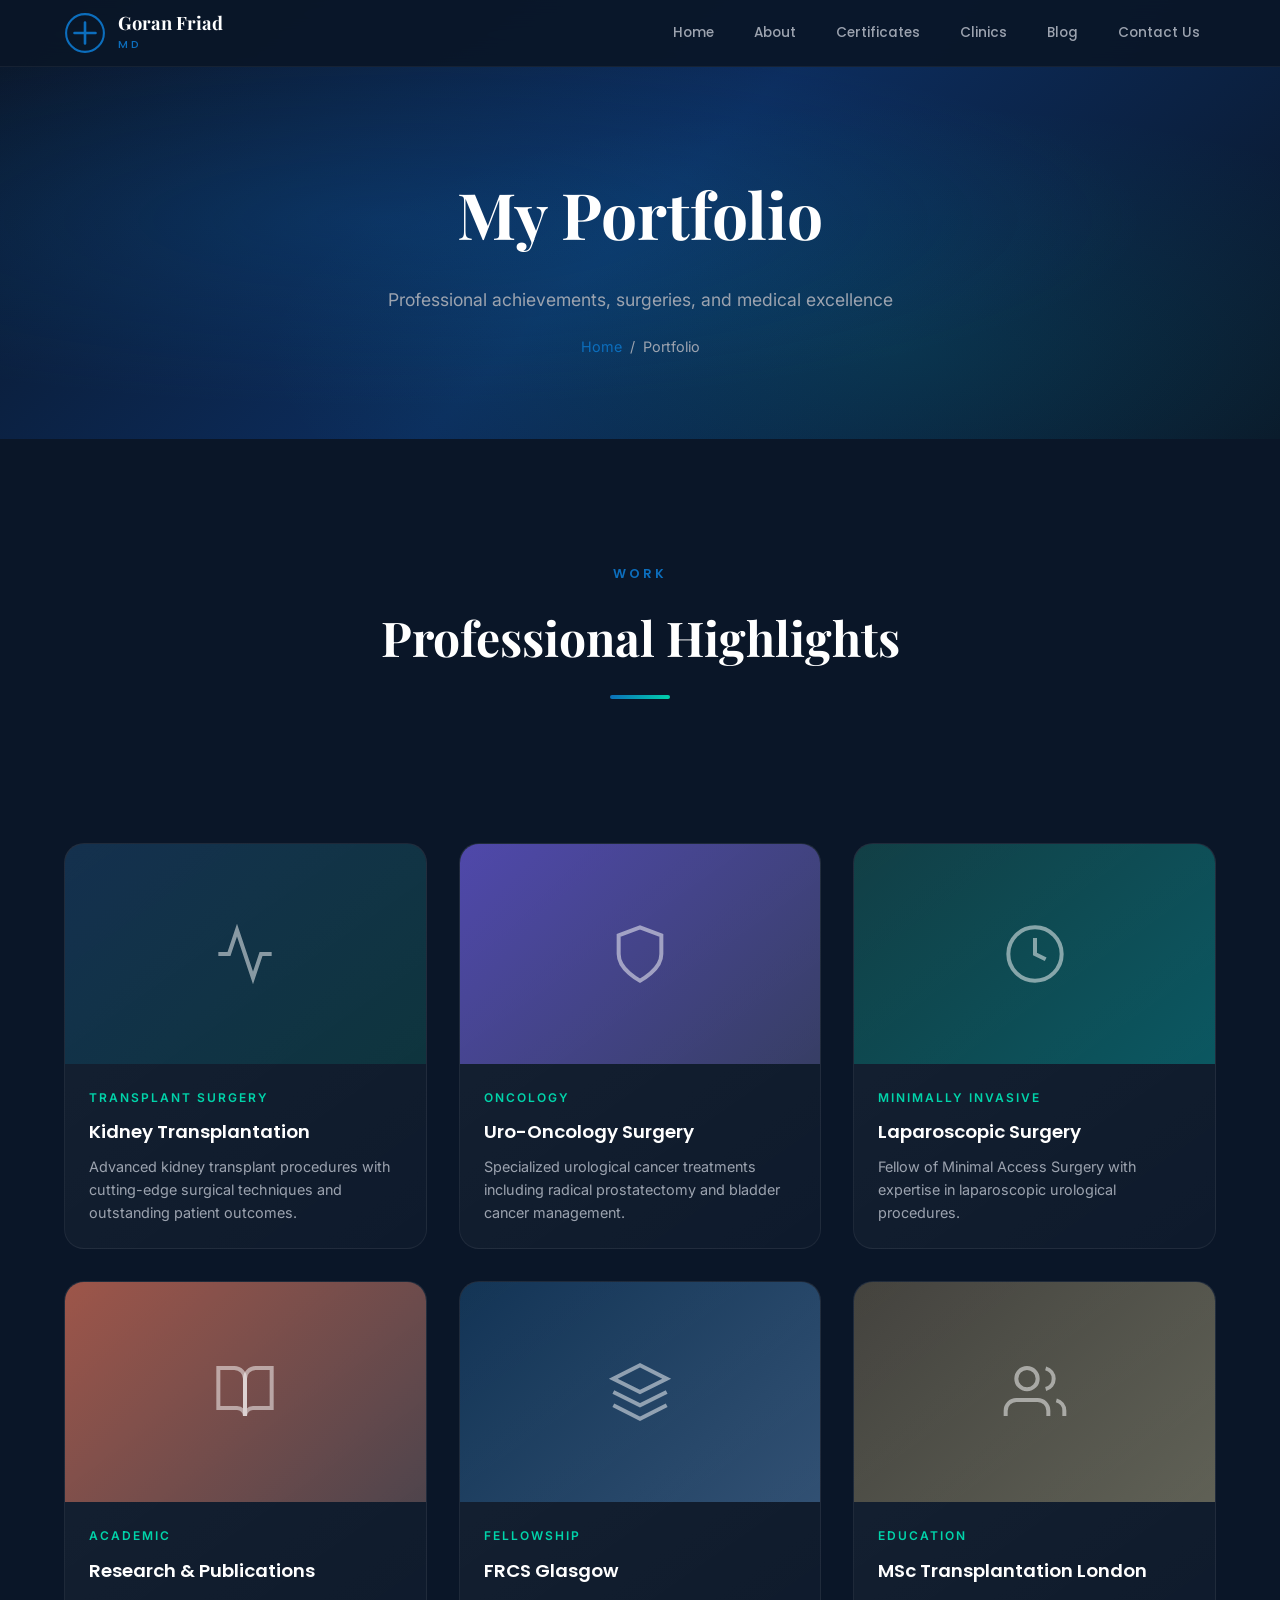
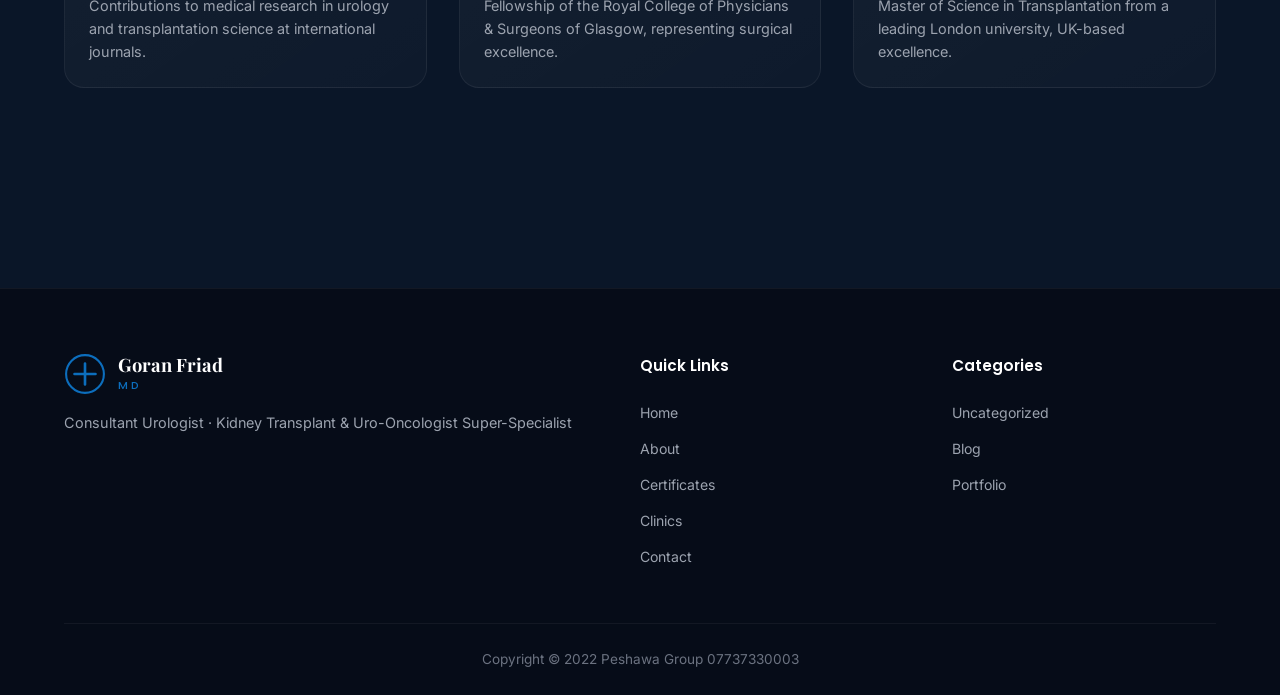
<file: portfolio.html>
<!doctype html>
<html lang="en">
  <head>
    <meta charset="UTF-8" />
    <meta name="viewport" content="width=device-width, initial-scale=1.0" />
    <meta
      name="description"
      content="Portfolio - Goran Friad MD. FRCS Consultant Urologist"
    />
    <title>Portfolio - Goran Friad MD</title>
    <link rel="preconnect" href="https://fonts.googleapis.com" />
    <link rel="preconnect" href="https://fonts.gstatic.com" crossorigin />
    <link
      href="https://fonts.googleapis.com/css2?family=Playfair+Display:ital,wght@0,400;0,700;0,900;1,400&family=Inter:wght@300;400;500;600;700&family=Poppins:wght@300;400;500;600;700&display=swap"
      rel="stylesheet"
    />
    <link rel="stylesheet" href="styles.css" />
    <script src="protect.js" defer></script>
    <style>
      .page-hero {
        padding: 160px 0 80px;
        text-align: center;
        position: relative;
        overflow: hidden;
        background: var(--gradient-hero);
      }

      .page-hero::before {
        content: "";
        position: absolute;
        inset: 0;
        background:
          radial-gradient(
            ellipse at 30% 50%,
            rgba(12, 110, 189, 0.2) 0%,
            transparent 60%
          ),
          radial-gradient(
            ellipse at 70% 80%,
            rgba(0, 212, 170, 0.1) 0%,
            transparent 50%
          );
      }

      .page-hero h1 {
        font-family: var(--font-display);
        font-size: clamp(2.5rem, 5vw, 4rem);
        font-weight: 700;
        color: var(--white);
        margin-bottom: 16px;
        position: relative;
      }

      .page-hero p {
        font-size: 1.1rem;
        color: var(--gray-400);
        position: relative;
      }

      .breadcrumb {
        display: flex;
        justify-content: center;
        gap: 8px;
        margin-top: 20px;
        font-size: 0.9rem;
        color: var(--gray-400);
        position: relative;
      }

      .breadcrumb a {
        color: var(--primary);
        transition: var(--transition);
      }

      .breadcrumb a:hover {
        color: var(--accent);
      }

      .portfolio-grid {
        display: grid;
        grid-template-columns: repeat(auto-fill, minmax(340px, 1fr));
        gap: 32px;
        padding: 80px 0;
      }

      .port-card {
        border-radius: var(--radius-lg);
        background: var(--gradient-card);
        border: 1px solid rgba(255, 255, 255, 0.06);
        overflow: hidden;
        transition: var(--transition);
      }

      .port-card:hover {
        transform: translateY(-8px);
        border-color: rgba(12, 110, 189, 0.3);
        box-shadow: var(--shadow-glow);
      }

      .port-thumb {
        height: 220px;
        display: flex;
        align-items: center;
        justify-content: center;
        position: relative;
        overflow: hidden;
      }

      .port-thumb svg {
        width: 64px;
        height: 64px;
        color: rgba(255, 255, 255, 0.5);
      }

      .port-card:nth-child(1) .port-thumb {
        background: linear-gradient(135deg, #0c6ebd33, #00d4aa22);
      }

      .port-card:nth-child(2) .port-thumb {
        background: linear-gradient(135deg, #6c5ce7aa, #a29bfe44);
      }

      .port-card:nth-child(3) .port-thumb {
        background: linear-gradient(135deg, #00b89433, #00cec955);
      }

      .port-card:nth-child(4) .port-thumb {
        background: linear-gradient(135deg, #e17055aa, #fab1a044);
      }

      .port-card:nth-child(5) .port-thumb {
        background: linear-gradient(135deg, #0984e333, #74b9ff55);
      }

      .port-card:nth-child(6) .port-thumb {
        background: linear-gradient(135deg, #fdcb6e33, #ffeaa755);
      }

      .port-overlay {
        position: absolute;
        inset: 0;
        background: rgba(10, 22, 40, 0.7);
        display: flex;
        align-items: center;
        justify-content: center;
        opacity: 0;
        transition: var(--transition);
      }

      .port-card:hover .port-overlay {
        opacity: 1;
      }

      .port-overlay span {
        font-family: var(--font-heading);
        font-size: 0.85rem;
        font-weight: 600;
        color: var(--white);
        padding: 10px 24px;
        border-radius: 50px;
        background: var(--gradient-primary);
      }

      .port-info {
        padding: 24px;
      }

      .port-tag {
        font-size: 0.75rem;
        font-weight: 600;
        color: var(--accent);
        letter-spacing: 2px;
        text-transform: uppercase;
        margin-bottom: 8px;
      }

      .port-info h3 {
        font-family: var(--font-heading);
        font-size: 1.15rem;
        font-weight: 600;
        color: var(--white);
        margin-bottom: 8px;
      }

      .port-info p {
        font-size: 0.9rem;
        color: var(--gray-400);
        line-height: 1.6;
      }

      @media (max-width: 768px) {
        .portfolio-grid {
          grid-template-columns: 1fr;
        }
      }
    </style>
  </head>

  <body>
    <!-- Navigation -->
    <header id="navbar" class="scrolled">
      <div class="nav-container">
        <a href="index.html" class="logo">
          <div class="logo-icon">
            <svg
              viewBox="0 0 40 40"
              fill="none"
              xmlns="http://www.w3.org/2000/svg"
            >
              <circle
                cx="20"
                cy="20"
                r="18"
                stroke="currentColor"
                stroke-width="2"
              />
              <path
                d="M20 10V30M10 20H30"
                stroke="currentColor"
                stroke-width="2.5"
                stroke-linecap="round"
              />
            </svg>
          </div>
          <div class="logo-text">
            <span class="logo-name">Goran Friad</span>
            <span class="logo-title">MD</span>
          </div>
        </a>
        <nav class="nav-links" id="navLinks">
          <a href="index.html" class="nav-link">Home</a>
          <a href="index.html#about" class="nav-link">About</a>
          <a href="index.html#certificates" class="nav-link">Certificates</a>
          <a href="index.html#clinics" class="nav-link">Clinics</a>
          <a href="index.html#blog" class="nav-link">Blog</a>
          <a href="index.html#contact" class="nav-link">Contact Us</a>
        </nav>
        <button
          class="mobile-toggle"
          id="mobileToggle"
          aria-label="Toggle navigation"
        >
          <span></span><span></span><span></span>
        </button>
      </div>
    </header>

    <!-- Page Hero -->
    <section class="page-hero">
      <div class="container">
        <h1>My Portfolio</h1>
        <p>Professional achievements, surgeries, and medical excellence</p>
        <div class="breadcrumb">
          <a href="index.html">Home</a>
          <span>/</span>
          <span>Portfolio</span>
        </div>
      </div>
    </section>

    <!-- Portfolio Content -->
    <section class="section">
      <div class="container">
        <div class="section-header" data-animate="fade-up">
          <span class="section-tag">Work</span>
          <h2 class="section-title">Professional Highlights</h2>
          <div class="section-line"></div>
        </div>
        <div class="portfolio-grid">
          <div class="port-card" data-animate="fade-up" data-delay="0">
            <div class="port-thumb">
              <svg
                viewBox="0 0 24 24"
                fill="none"
                stroke="currentColor"
                stroke-width="1.5"
              >
                <path d="M22 12h-4l-3 9L9 3l-3 9H2" />
              </svg>
              <div class="port-overlay"><span>View Details</span></div>
            </div>
            <div class="port-info">
              <div class="port-tag">Transplant Surgery</div>
              <h3>Kidney Transplantation</h3>
              <p>
                Advanced kidney transplant procedures with cutting-edge surgical
                techniques and outstanding patient outcomes.
              </p>
            </div>
          </div>
          <div class="port-card" data-animate="fade-up" data-delay="100">
            <div class="port-thumb">
              <svg
                viewBox="0 0 24 24"
                fill="none"
                stroke="currentColor"
                stroke-width="1.5"
              >
                <path d="M12 22s8-4 8-10V5l-8-3-8 3v7c0 6 8 10 8 10z" />
              </svg>
              <div class="port-overlay"><span>View Details</span></div>
            </div>
            <div class="port-info">
              <div class="port-tag">Oncology</div>
              <h3>Uro-Oncology Surgery</h3>
              <p>
                Specialized urological cancer treatments including radical
                prostatectomy and bladder cancer management.
              </p>
            </div>
          </div>
          <div class="port-card" data-animate="fade-up" data-delay="200">
            <div class="port-thumb">
              <svg
                viewBox="0 0 24 24"
                fill="none"
                stroke="currentColor"
                stroke-width="1.5"
              >
                <circle cx="12" cy="12" r="10" />
                <path d="M12 6v6l4 2" />
              </svg>
              <div class="port-overlay"><span>View Details</span></div>
            </div>
            <div class="port-info">
              <div class="port-tag">Minimally Invasive</div>
              <h3>Laparoscopic Surgery</h3>
              <p>
                Fellow of Minimal Access Surgery with expertise in laparoscopic
                urological procedures.
              </p>
            </div>
          </div>
          <div class="port-card" data-animate="fade-up" data-delay="300">
            <div class="port-thumb">
              <svg
                viewBox="0 0 24 24"
                fill="none"
                stroke="currentColor"
                stroke-width="1.5"
              >
                <path d="M2 3h6a4 4 0 014 4v14a3 3 0 00-3-3H2z" />
                <path d="M22 3h-6a4 4 0 00-4 4v14a3 3 0 013-3h7z" />
              </svg>
              <div class="port-overlay"><span>View Details</span></div>
            </div>
            <div class="port-info">
              <div class="port-tag">Academic</div>
              <h3>Research & Publications</h3>
              <p>
                Contributions to medical research in urology and transplantation
                science at international journals.
              </p>
            </div>
          </div>
          <div class="port-card" data-animate="fade-up" data-delay="400">
            <div class="port-thumb">
              <svg
                viewBox="0 0 24 24"
                fill="none"
                stroke="currentColor"
                stroke-width="1.5"
              >
                <path
                  d="M12 2L2 7l10 5 10-5-10-5zM2 17l10 5 10-5M2 12l10 5 10-5"
                />
              </svg>
              <div class="port-overlay"><span>View Details</span></div>
            </div>
            <div class="port-info">
              <div class="port-tag">Fellowship</div>
              <h3>FRCS Glasgow</h3>
              <p>
                Fellowship of the Royal College of Physicians & Surgeons of
                Glasgow, representing surgical excellence.
              </p>
            </div>
          </div>
          <div class="port-card" data-animate="fade-up" data-delay="500">
            <div class="port-thumb">
              <svg
                viewBox="0 0 24 24"
                fill="none"
                stroke="currentColor"
                stroke-width="1.5"
              >
                <path d="M17 21v-2a4 4 0 00-4-4H5a4 4 0 00-4 4v2" />
                <circle cx="9" cy="7" r="4" />
                <path d="M23 21v-2a4 4 0 00-3-3.87M16 3.13a4 4 0 010 7.75" />
              </svg>
              <div class="port-overlay"><span>View Details</span></div>
            </div>
            <div class="port-info">
              <div class="port-tag">Education</div>
              <h3>MSc Transplantation London</h3>
              <p>
                Master of Science in Transplantation from a leading London
                university, UK-based excellence.
              </p>
            </div>
          </div>
        </div>
      </div>
    </section>

    <!-- Footer -->
    <footer class="footer">
      <div class="container">
        <div class="footer-content">
          <div class="footer-brand">
            <a href="index.html" class="logo">
              <div class="logo-icon">
                <svg viewBox="0 0 40 40" fill="none">
                  <circle
                    cx="20"
                    cy="20"
                    r="18"
                    stroke="currentColor"
                    stroke-width="2"
                  />
                  <path
                    d="M20 10V30M10 20H30"
                    stroke="currentColor"
                    stroke-width="2.5"
                    stroke-linecap="round"
                  />
                </svg>
              </div>
              <div class="logo-text">
                <span class="logo-name">Goran Friad</span>
                <span class="logo-title">MD</span>
              </div>
            </a>
            <p class="footer-desc">
              Consultant Urologist · Kidney Transplant & Uro-Oncologist
              Super-Specialist
            </p>
          </div>
          <div class="footer-links">
            <h4>Quick Links</h4>
            <a href="index.html">Home</a>
            <a href="index.html#about">About</a>
            <a href="index.html#certificates">Certificates</a>
            <a href="index.html#clinics">Clinics</a>
            <a href="index.html#contact">Contact</a>
          </div>
          <div class="footer-links">
            <h4>Categories</h4>
            <a href="#">Uncategorized</a>
            <a href="#">Blog</a>
            <a href="portfolio.html">Portfolio</a>
          </div>
        </div>
        <div class="footer-bottom">
          <p>Copyright &copy; 2022 Peshawa Group 07737330003</p>
        </div>
      </div>
    </footer>

    <script src="cms-loader.js"></script>
    <script>
      // Mobile toggle
      document
        .getElementById("mobileToggle")
        .addEventListener("click", function () {
          this.classList.toggle("active");
          document.getElementById("navLinks").classList.toggle("open");
        });
      // Scroll animations
      const observer = new IntersectionObserver(
        (entries) => {
          entries.forEach((entry) => {
            if (entry.isIntersecting) {
              const delay = entry.target.getAttribute("data-delay") || 0;
              setTimeout(
                () => entry.target.classList.add("visible"),
                parseInt(delay),
              );
            }
          });
        },
        { threshold: 0.1 },
      );
      document
        .querySelectorAll("[data-animate]")
        .forEach((el) => observer.observe(el));
    </script>
  </body>
</html>
</file>
<file: styles.css>
/* ===== CSS Variables & Reset ===== */
:root {
  --primary: #0c6ebd;
  --primary-dark: #0a5a9c;
  --primary-light: #e8f4fd;
  --primary-glow: rgba(12, 110, 189, 0.3);
  --accent: #00d4aa;
  --accent-dark: #00b894;
  --dark: #0a1628;
  --dark-card: #111f36;
  --dark-lighter: #1a2d4a;
  --gray-900: #1a1a2e;
  --gray-800: #2d2d44;
  --gray-700: #404060;
  --gray-600: #6b7280;
  --gray-400: #9ca3af;
  --gray-300: #d1d5db;
  --gray-200: #e5e7eb;
  --gray-100: #f3f4f6;
  --white: #ffffff;
  --gradient-primary: linear-gradient(135deg, #0c6ebd 0%, #00d4aa 100%);
  --gradient-hero: linear-gradient(
    135deg,
    #0a1628 0%,
    #0c2d5e 50%,
    #0a1628 100%
  );
  --gradient-card: linear-gradient(
    145deg,
    rgba(255, 255, 255, 0.05) 0%,
    rgba(255, 255, 255, 0.02) 100%
  );
  --shadow-sm: 0 2px 8px rgba(0, 0, 0, 0.08);
  --shadow-md: 0 8px 30px rgba(0, 0, 0, 0.12);
  --shadow-lg: 0 20px 60px rgba(0, 0, 0, 0.15);
  --shadow-glow: 0 0 40px var(--primary-glow);
  --radius-sm: 8px;
  --radius-md: 12px;
  --radius-lg: 20px;
  --radius-xl: 28px;
  --font-display: "Playfair Display", Georgia, serif;
  --font-body: "Inter", -apple-system, sans-serif;
  --font-heading: "Poppins", -apple-system, sans-serif;
  --transition: 0.3s cubic-bezier(0.4, 0, 0.2, 1);
  --transition-slow: 0.6s cubic-bezier(0.4, 0, 0.2, 1);
}

*,
*::before,
*::after {
  margin: 0;
  padding: 0;
  box-sizing: border-box;
}

html {
  scroll-behavior: smooth;
  scroll-padding-top: 80px;
}

body {
  font-family: var(--font-body);
  background: var(--dark);
  color: var(--gray-300);
  line-height: 1.7;
  overflow-x: hidden;
  -webkit-font-smoothing: antialiased;
}

/* ===== Custom Scrollbar ===== */
::-webkit-scrollbar {
  width: 8px;
}

::-webkit-scrollbar-track {
  background: var(--dark);
}

::-webkit-scrollbar-thumb {
  background: linear-gradient(180deg, var(--primary) 0%, var(--accent) 100%);
  border-radius: 4px;
}

::-webkit-scrollbar-thumb:hover {
  background: linear-gradient(
    180deg,
    var(--primary-dark) 0%,
    var(--accent-dark) 100%
  );
}

/* Firefox scrollbar */
* {
  scrollbar-width: thin;
  scrollbar-color: var(--primary) var(--dark);
}

img {
  max-width: 100%;
  display: block;
}

a {
  text-decoration: none;
  color: inherit;
}

ul {
  list-style: none;
}

.container {
  max-width: 1200px;
  margin: 0 auto;
  padding: 0 24px;
}

.section {
  padding: 120px 0;
  position: relative;
}

/* ===== Preloader ===== */
#preloader {
  position: fixed;
  inset: 0;
  background: var(--dark);
  display: flex;
  align-items: center;
  justify-content: center;
  z-index: 10000;
  transition:
    opacity 0.8s cubic-bezier(0.4, 0, 0.2, 1),
    visibility 0.8s cubic-bezier(0.4, 0, 0.2, 1),
    transform 0.8s cubic-bezier(0.4, 0, 0.2, 1);
  overflow: hidden;
}

#preloader::before {
  content: "";
  position: absolute;
  inset: 0;
  background:
    radial-gradient(
      ellipse at 30% 40%,
      rgba(12, 110, 189, 0.15) 0%,
      transparent 60%
    ),
    radial-gradient(
      ellipse at 70% 60%,
      rgba(0, 212, 170, 0.08) 0%,
      transparent 50%
    ),
    radial-gradient(
      ellipse at 50% 50%,
      rgba(12, 110, 189, 0.06) 0%,
      transparent 70%
    );
  animation: preloaderBgPulse 4s ease-in-out infinite;
}

@keyframes preloaderBgPulse {
  0%,
  100% {
    opacity: 0.6;
  }
  50% {
    opacity: 1;
  }
}

#preloader.hidden {
  opacity: 0;
  visibility: hidden;
  transform: scale(1.05);
}

#preloader.hidden .loader {
  transform: scale(0.9);
  opacity: 0;
}

.loader {
  text-align: center;
  position: relative;
  z-index: 2;
  transition:
    transform 0.6s ease,
    opacity 0.5s ease;
}

/* Spinning glow rings */
.loader-ring {
  position: absolute;
  top: 50%;
  left: 50%;
  width: 160px;
  height: 160px;
  margin-top: -155px;
  margin-left: -80px;
  border-radius: 50%;
  border: 2px solid transparent;
  border-top-color: var(--primary);
  border-right-color: rgba(12, 110, 189, 0.3);
  animation: loaderSpin 2s linear infinite;
  filter: drop-shadow(0 0 8px var(--primary-glow));
}

.loader-ring-2 {
  width: 180px;
  height: 180px;
  margin-top: -165px;
  margin-left: -90px;
  border-top-color: var(--accent);
  border-right-color: rgba(0, 212, 170, 0.2);
  animation: loaderSpinReverse 3s linear infinite;
  filter: drop-shadow(0 0 8px rgba(0, 212, 170, 0.3));
}

@keyframes loaderSpin {
  to {
    transform: rotate(360deg);
  }
}

@keyframes loaderSpinReverse {
  to {
    transform: rotate(-360deg);
  }
}

/* Logo image */
.loader-logo {
  width: 130px;
  height: 130px;
  margin: 0 auto 28px;
  border-radius: 50%;
  background: linear-gradient(
    135deg,
    rgba(12, 110, 189, 0.15) 0%,
    rgba(0, 212, 170, 0.08) 100%
  );
  display: flex;
  align-items: center;
  justify-content: center;
  position: relative;
  animation: logoPulse 2.5s ease-in-out infinite;
  box-shadow:
    0 0 40px rgba(12, 110, 189, 0.2),
    0 0 80px rgba(12, 110, 189, 0.1),
    inset 0 0 30px rgba(12, 110, 189, 0.05);
  border: 1px solid rgba(12, 110, 189, 0.2);
}

.loader-logo::after {
  content: "";
  position: absolute;
  inset: -4px;
  border-radius: 50%;
  background: conic-gradient(
    from 0deg,
    transparent 0%,
    rgba(12, 110, 189, 0.4) 25%,
    transparent 50%,
    rgba(0, 212, 170, 0.3) 75%,
    transparent 100%
  );
  animation: loaderSpin 3s linear infinite;
  mask: radial-gradient(transparent 62%, black 63%);
  -webkit-mask: radial-gradient(transparent 62%, black 63%);
}

@keyframes logoPulse {
  0%,
  100% {
    transform: scale(1);
    box-shadow:
      0 0 40px rgba(12, 110, 189, 0.2),
      0 0 80px rgba(12, 110, 189, 0.1);
  }
  50% {
    transform: scale(1.05);
    box-shadow:
      0 0 60px rgba(12, 110, 189, 0.35),
      0 0 120px rgba(12, 110, 189, 0.15);
  }
}

.loader-img {
  width: 90px;
  height: 90px;
  border-radius: 50%;
  object-fit: cover;
  filter: drop-shadow(0 4px 12px rgba(0, 0, 0, 0.3));
  animation: imgFloat 3s ease-in-out infinite;
}

@keyframes imgFloat {
  0%,
  100% {
    transform: translateY(0);
  }
  50% {
    transform: translateY(-6px);
  }
}

/* Loader text */
.loader-content {
  margin-bottom: 32px;
}

.loader-text {
  display: block;
  font-family: var(--font-display);
  font-size: 1.6rem;
  font-weight: 700;
  color: var(--white);
  letter-spacing: 2px;
  margin-bottom: 6px;
  animation: textFadeIn 1s ease 0.3s both;
}

.loader-subtitle {
  display: block;
  font-family: var(--font-heading);
  font-size: 0.85rem;
  font-weight: 500;
  letter-spacing: 4px;
  text-transform: uppercase;
  background: var(--gradient-primary);
  -webkit-background-clip: text;
  -webkit-text-fill-color: transparent;
  background-clip: text;
  animation: textFadeIn 1s ease 0.6s both;
}

@keyframes textFadeIn {
  from {
    opacity: 0;
    transform: translateY(10px);
  }
  to {
    opacity: 1;
    transform: translateY(0);
  }
}

/* Progress bar */
.loader-progress {
  width: 200px;
  height: 3px;
  background: rgba(255, 255, 255, 0.08);
  border-radius: 4px;
  margin: 0 auto 20px;
  overflow: hidden;
  position: relative;
}

.loader-progress-bar {
  width: 0%;
  height: 100%;
  background: var(--gradient-primary);
  border-radius: 4px;
  transition: width 0.3s ease;
  position: relative;
  box-shadow: 0 0 12px var(--primary-glow);
}

.loader-progress-bar::after {
  content: "";
  position: absolute;
  right: 0;
  top: -2px;
  width: 7px;
  height: 7px;
  border-radius: 50%;
  background: var(--accent);
  box-shadow: 0 0 10px rgba(0, 212, 170, 0.6);
}

/* Loading dots */
.loader-dots {
  display: flex;
  gap: 8px;
  justify-content: center;
  align-items: center;
}

.loader-dots span {
  width: 6px;
  height: 6px;
  border-radius: 50%;
  background: var(--primary);
  animation: dotBounce 1.4s ease-in-out infinite;
}

.loader-dots span:nth-child(2) {
  animation-delay: 0.2s;
  background: var(--accent);
}

.loader-dots span:nth-child(3) {
  animation-delay: 0.4s;
}

@keyframes dotBounce {
  0%,
  80%,
  100% {
    transform: scale(0.6);
    opacity: 0.4;
  }
  40% {
    transform: scale(1.2);
    opacity: 1;
  }
}

/* Loader particles */
.loader-particles {
  position: absolute;
  inset: 0;
  overflow: hidden;
  z-index: 1;
}

.loader-particle {
  position: absolute;
  border-radius: 50%;
  pointer-events: none;
  animation: loaderParticleFloat linear infinite;
}

@keyframes loaderParticleFloat {
  0% {
    transform: translateY(100vh) scale(0);
    opacity: 0;
  }
  10% {
    opacity: 1;
  }
  90% {
    opacity: 1;
  }
  100% {
    transform: translateY(-20vh) scale(1);
    opacity: 0;
  }
}

/* ===== Navigation ===== */
#navbar {
  position: fixed;
  top: 0;
  left: 0;
  right: 0;
  z-index: 1000;
  padding: 20px 0;
  transition: var(--transition);
}

#navbar.scrolled {
  padding: 12px 0;
  background: rgba(10, 22, 40, 0.92);
  backdrop-filter: blur(20px);
  -webkit-backdrop-filter: blur(20px);
  border-bottom: 1px solid rgba(255, 255, 255, 0.05);
}

.nav-container {
  max-width: 1200px;
  margin: 0 auto;
  padding: 0 24px;
  display: flex;
  align-items: center;
  justify-content: space-between;
}

.logo {
  display: flex;
  align-items: center;
  gap: 12px;
  z-index: 1001;
}

.logo-icon {
  width: 42px;
  height: 42px;
  color: var(--primary);
  transition: var(--transition);
}

.logo:hover .logo-icon {
  color: var(--accent);
  transform: rotate(90deg);
}

.logo-text {
  display: flex;
  flex-direction: column;
}

.logo-name {
  font-family: var(--font-display);
  font-size: 1.15rem;
  font-weight: 700;
  color: var(--white);
  line-height: 1.2;
}

.logo-title {
  font-family: var(--font-heading);
  font-size: 0.7rem;
  font-weight: 500;
  color: var(--primary);
  letter-spacing: 3px;
  text-transform: uppercase;
}

.nav-links {
  display: flex;
  align-items: center;
  gap: 8px;
}

.nav-link {
  font-family: var(--font-heading);
  font-size: 0.85rem;
  font-weight: 500;
  color: var(--gray-400);
  padding: 8px 16px;
  border-radius: 8px;
  transition: var(--transition);
  position: relative;
}

.nav-link:hover,
.nav-link.active {
  color: var(--white);
}

.nav-link.active {
  background: rgba(12, 110, 189, 0.15);
  color: var(--primary);
}

.mobile-toggle {
  display: none;
  flex-direction: column;
  gap: 5px;
  background: none;
  border: none;
  cursor: pointer;
  padding: 5px;
  z-index: 1001;
}

.mobile-toggle span {
  width: 25px;
  height: 2px;
  background: var(--white);
  border-radius: 2px;
  transition: var(--transition);
}

.mobile-toggle.active span:nth-child(1) {
  transform: rotate(45deg) translate(5px, 5px);
}

.mobile-toggle.active span:nth-child(2) {
  opacity: 0;
}

.mobile-toggle.active span:nth-child(3) {
  transform: rotate(-45deg) translate(5px, -5px);
}

/* ===== Hero Section ===== */
.hero {
  min-height: 100vh;
  display: flex;
  align-items: center;
  position: relative;
  overflow: hidden;
  padding-top: 80px;
}

.hero-bg {
  position: absolute;
  inset: 0;
  background: var(--gradient-hero);
}

.hero-gradient {
  position: absolute;
  inset: 0;
  background:
    radial-gradient(
      ellipse at 20% 50%,
      rgba(12, 110, 189, 0.2) 0%,
      transparent 60%
    ),
    radial-gradient(
      ellipse at 80% 30%,
      rgba(0, 212, 170, 0.1) 0%,
      transparent 50%
    ),
    radial-gradient(
      ellipse at 50% 100%,
      rgba(12, 110, 189, 0.15) 0%,
      transparent 40%
    );
}

.hero-particles {
  position: absolute;
  inset: 0;
  overflow: hidden;
}

.hero-container {
  position: relative;
  z-index: 2;
  max-width: 1200px;
  margin: 0 auto;
  padding: 0 24px;
  display: grid;
  grid-template-columns: 1fr 1fr;
  gap: 60px;
  align-items: center;
}

.hero-badge {
  display: inline-flex;
  align-items: center;
  gap: 8px;
  padding: 8px 20px;
  border-radius: 50px;
  background: rgba(12, 110, 189, 0.15);
  border: 1px solid rgba(12, 110, 189, 0.3);
  font-family: var(--font-heading);
  font-size: 0.8rem;
  font-weight: 500;
  color: var(--primary);
  letter-spacing: 1px;
  text-transform: uppercase;
  margin-bottom: 24px;
}

.badge-dot {
  width: 8px;
  height: 8px;
  border-radius: 50%;
  background: var(--accent);
  animation: pulse 2s ease-in-out infinite;
}

.hero-greeting {
  display: block;
  font-family: var(--font-heading);
  font-size: 1.2rem;
  font-weight: 400;
  color: var(--gray-400);
  margin-bottom: 8px;
}

.hero-name {
  display: block;
  font-family: var(--font-display);
  font-size: clamp(3rem, 6vw, 4.5rem);
  font-weight: 900;
  color: var(--white);
  line-height: 1.1;
  margin-bottom: 8px;
}

.hero-suffix {
  display: block;
  font-family: var(--font-heading);
  font-size: clamp(1.2rem, 3vw, 1.8rem);
  font-weight: 600;
  background: var(--gradient-primary);
  -webkit-background-clip: text;
  -webkit-text-fill-color: transparent;
  background-clip: text;
}

.hero-subtitle {
  font-size: 1.05rem;
  color: var(--gray-400);
  margin: 24px 0 32px;
  max-width: 500px;
  line-height: 1.8;
}

.hero-actions {
  display: flex;
  gap: 16px;
  flex-wrap: wrap;
  margin-bottom: 48px;
}

/* Buttons */
.btn {
  display: inline-flex;
  align-items: center;
  gap: 10px;
  padding: 14px 32px;
  border-radius: 12px;
  font-family: var(--font-heading);
  font-size: 0.9rem;
  font-weight: 600;
  transition: var(--transition);
  cursor: pointer;
  border: none;
  position: relative;
  overflow: hidden;
}

.btn-primary {
  background: var(--gradient-primary);
  color: var(--white);
  box-shadow: 0 4px 20px var(--primary-glow);
}

.btn-primary:hover {
  transform: translateY(-2px);
  box-shadow: 0 8px 30px var(--primary-glow);
}

.btn-outline {
  background: transparent;
  color: var(--white);
  border: 2px solid rgba(255, 255, 255, 0.2);
}

.btn-outline:hover {
  border-color: var(--primary);
  background: rgba(12, 110, 189, 0.1);
  transform: translateY(-2px);
}

.btn-light {
  background: var(--white);
  color: var(--dark);
  box-shadow: var(--shadow-md);
}

.btn-light:hover {
  transform: translateY(-2px);
  box-shadow: var(--shadow-lg);
}

.btn-full {
  width: 100%;
  justify-content: center;
}

/* Hero Stats */
.hero-stats {
  display: flex;
  align-items: center;
  gap: 32px;
}

.stat {
  text-align: center;
}

.stat-number {
  font-family: var(--font-heading);
  font-size: 2.2rem;
  font-weight: 700;
  color: var(--white);
  line-height: 1;
}

.stat-suffix {
  font-family: var(--font-heading);
  font-size: 1.5rem;
  font-weight: 700;
  color: var(--accent);
}

.stat-label {
  display: block;
  font-size: 0.78rem;
  color: var(--gray-400);
  margin-top: 4px;
  text-transform: uppercase;
  letter-spacing: 1px;
}

.stat-divider {
  width: 1px;
  height: 40px;
  background: rgba(255, 255, 255, 0.1);
}

/* Hero Visual */
.hero-visual {
  display: flex;
  justify-content: center;
  align-items: center;
}

.hero-image-wrapper {
  position: relative;
  width: 400px;
  height: 450px;
}

.hero-image-bg {
  position: absolute;
  inset: 0;
  border-radius: var(--radius-xl);
  background: linear-gradient(
    135deg,
    rgba(12, 110, 189, 0.3) 0%,
    rgba(0, 212, 170, 0.15) 100%
  );
  border: 2px solid rgba(255, 255, 255, 0.12);
  overflow: hidden;
  box-shadow:
    0 0 60px rgba(12, 110, 189, 0.25),
    0 20px 60px rgba(0, 0, 0, 0.3);
}

.hero-photo {
  width: 100%;
  height: 100%;
  object-fit: cover;
  object-position: center top;
  display: block;
  transition: transform 0.6s ease;
}

.hero-image-wrapper:hover .hero-photo {
  transform: scale(1.05);
}

.floating-card {
  position: absolute;
  display: flex;
  align-items: center;
  gap: 10px;
  padding: 12px 20px;
  border-radius: var(--radius-md);
  background: rgba(17, 31, 54, 0.9);
  backdrop-filter: blur(20px);
  border: 1px solid rgba(255, 255, 255, 0.1);
  color: var(--white);
  font-size: 0.85rem;
  font-weight: 500;
  font-family: var(--font-heading);
  box-shadow: var(--shadow-lg);
  animation: float 6s ease-in-out infinite;
}

.floating-card svg {
  color: var(--accent);
  flex-shrink: 0;
}

.card-1 {
  top: 10%;
  right: -20px;
  animation-delay: 0s;
}

.card-2 {
  bottom: 30%;
  left: -30px;
  animation-delay: 2s;
}

.card-3 {
  bottom: 5%;
  right: 10%;
  animation-delay: 4s;
}

@keyframes float {
  0%,
  100% {
    transform: translateY(0);
  }

  50% {
    transform: translateY(-15px);
  }
}

/* Scroll Indicator */
.scroll-indicator {
  position: absolute;
  bottom: 40px;
  left: 50%;
  transform: translateX(-50%);
  display: flex;
  flex-direction: column;
  align-items: center;
  gap: 8px;
  color: var(--gray-400);
  font-size: 0.75rem;
  letter-spacing: 2px;
  text-transform: uppercase;
  animation: fadeInUp 1s ease 1.5s both;
}

.mouse {
  width: 24px;
  height: 38px;
  border-radius: 12px;
  border: 2px solid var(--gray-600);
  position: relative;
}

.wheel {
  width: 4px;
  height: 8px;
  border-radius: 2px;
  background: var(--primary);
  position: absolute;
  top: 6px;
  left: 50%;
  transform: translateX(-50%);
  animation: scroll 2s ease-in-out infinite;
}

@keyframes scroll {
  0% {
    opacity: 1;
    transform: translateX(-50%) translateY(0);
  }

  100% {
    opacity: 0;
    transform: translateX(-50%) translateY(14px);
  }
}

/* ===== Section Headers ===== */
.section-header {
  text-align: center;
  margin-bottom: 64px;
}

.section-tag {
  display: inline-block;
  font-family: var(--font-heading);
  font-size: 0.8rem;
  font-weight: 600;
  color: var(--primary);
  letter-spacing: 3px;
  text-transform: uppercase;
  margin-bottom: 12px;
}

.section-tag.light {
  color: rgba(255, 255, 255, 0.7);
}

.section-title {
  font-family: var(--font-display);
  font-size: clamp(2rem, 4vw, 3rem);
  font-weight: 700;
  color: var(--white);
  margin-bottom: 16px;
}

.section-line {
  width: 60px;
  height: 4px;
  background: var(--gradient-primary);
  border-radius: 2px;
  margin: 0 auto;
}

/* ===== About Section ===== */
.about {
  background: linear-gradient(
    180deg,
    var(--dark) 0%,
    rgba(12, 45, 94, 0.15) 50%,
    var(--dark) 100%
  );
}

.about-grid {
  display: grid;
  grid-template-columns: repeat(3, 1fr);
  gap: 32px;
}

/* ===== PWA Install Banner ===== */
.install-banner {
  position: fixed;
  bottom: -120px;
  left: 50%;
  transform: translateX(-50%);
  z-index: 9999;
  transition: bottom 0.5s cubic-bezier(0.4, 0, 0.2, 1);
  width: calc(100% - 32px);
  max-width: 480px;
}

.install-banner.show {
  bottom: 24px;
}

.install-banner-content {
  display: flex;
  align-items: center;
  gap: 14px;
  padding: 16px 20px;
  border-radius: var(--radius-lg);
  background: rgba(17, 31, 54, 0.95);
  backdrop-filter: blur(24px);
  -webkit-backdrop-filter: blur(24px);
  border: 1px solid rgba(12, 110, 189, 0.3);
  box-shadow:
    0 12px 40px rgba(0, 0, 0, 0.4),
    0 0 30px rgba(12, 110, 189, 0.15);
}

.install-banner-icon {
  flex-shrink: 0;
}

.install-banner-icon img {
  width: 48px;
  height: 48px;
  border-radius: 12px;
  object-fit: cover;
  border: 1px solid rgba(255, 255, 255, 0.1);
}

.install-banner-text {
  flex: 1;
  min-width: 0;
}

.install-banner-text strong {
  display: block;
  font-family: var(--font-heading);
  font-size: 0.9rem;
  font-weight: 600;
  color: var(--white);
  margin-bottom: 2px;
}

.install-banner-text p {
  font-size: 0.78rem;
  color: var(--gray-400);
  margin: 0;
}

.install-banner-actions {
  display: flex;
  align-items: center;
  gap: 8px;
  flex-shrink: 0;
}

.btn-sm {
  padding: 8px 20px;
  font-size: 0.8rem;
  border-radius: 8px;
}

.install-dismiss {
  background: none;
  border: none;
  color: var(--gray-400);
  font-size: 1.4rem;
  cursor: pointer;
  padding: 4px 8px;
  line-height: 1;
  transition: var(--transition);
}

.install-dismiss:hover {
  color: var(--white);
}

.about-card {
  padding: 40px;
  border-radius: var(--radius-lg);
  background: var(--gradient-card);
  border: 1px solid rgba(255, 255, 255, 0.06);
  transition: var(--transition);
  text-align: center;
}

.about-card:hover {
  transform: translateY(-8px);
  border-color: rgba(12, 110, 189, 0.3);
  box-shadow: var(--shadow-glow);
}

.about-icon {
  width: 72px;
  height: 72px;
  margin: 0 auto 24px;
  color: var(--primary);
  transition: var(--transition);
}

.about-card:hover .about-icon {
  color: var(--accent);
  transform: scale(1.1);
}

.about-card h3 {
  font-family: var(--font-heading);
  font-size: 1.3rem;
  font-weight: 600;
  color: var(--white);
  margin-bottom: 12px;
}

.about-card p {
  font-size: 0.95rem;
  color: var(--gray-400);
  line-height: 1.7;
}

/* ===== Certificates Section ===== */
.certificates {
  background: var(--dark);
}

.cert-grid {
  display: grid;
  grid-template-columns: repeat(2, 1fr);
  gap: 24px;
}

.cert-card {
  display: flex;
  align-items: flex-start;
  gap: 20px;
  padding: 28px 32px;
  border-radius: var(--radius-md);
  background: var(--gradient-card);
  border: 1px solid rgba(255, 255, 255, 0.06);
  transition: var(--transition);
  position: relative;
  overflow: hidden;
}

.cert-card:hover {
  transform: translateX(8px);
  border-color: rgba(12, 110, 189, 0.3);
  background: rgba(12, 110, 189, 0.05);
}

.cert-number {
  font-family: var(--font-display);
  font-size: 2rem;
  font-weight: 900;
  background: var(--gradient-primary);
  -webkit-background-clip: text;
  -webkit-text-fill-color: transparent;
  background-clip: text;
  line-height: 1;
  flex-shrink: 0;
  opacity: 0.6;
}

.cert-content h3 {
  font-family: var(--font-heading);
  font-size: 1.1rem;
  font-weight: 600;
  color: var(--white);
  margin-bottom: 6px;
}

.cert-content p {
  font-size: 0.9rem;
  color: var(--gray-400);
  line-height: 1.6;
}

.cert-accent {
  position: absolute;
  left: 0;
  top: 0;
  bottom: 0;
  width: 3px;
  background: var(--gradient-primary);
  opacity: 0;
  transition: var(--transition);
}

.cert-card:hover .cert-accent {
  opacity: 1;
}

.cert-cta {
  text-align: center;
  margin-top: 48px;
}

/* ===== Certificate Gallery Slideshow ===== */
.gallery {
  background: linear-gradient(
    180deg,
    var(--dark) 0%,
    rgba(12, 45, 94, 0.1) 50%,
    var(--dark) 100%
  );
}

.slideshow {
  position: relative;
  max-width: 800px;
  margin: 0 auto;
  border-radius: var(--radius-lg);
  overflow: hidden;
  background: rgba(255, 255, 255, 0.03);
  border: 1px solid rgba(255, 255, 255, 0.08);
  box-shadow: 0 20px 60px rgba(0, 0, 0, 0.3);
}

.slideshow-track {
  display: flex;
  transition: transform 0.5s cubic-bezier(0.4, 0, 0.2, 1);
}

.slide {
  min-width: 100%;
  position: relative;
}

.slide img {
  width: 100%;
  height: 500px;
  object-fit: contain;
  background: rgba(255, 255, 255, 0.02);
  display: block;
  cursor: pointer;
  transition: var(--transition);
  padding: 16px;
}

.slide img:hover {
  opacity: 0.9;
}

.slide-caption {
  padding: 16px 24px;
  text-align: center;
  font-family: var(--font-heading);
  font-size: 0.9rem;
  font-weight: 500;
  color: var(--gray-300);
  background: rgba(0, 0, 0, 0.3);
  border-top: 1px solid rgba(255, 255, 255, 0.05);
}

.slide-btn {
  position: absolute;
  top: 50%;
  transform: translateY(-60%);
  width: 44px;
  height: 44px;
  border-radius: 50%;
  background: rgba(10, 22, 40, 0.8);
  backdrop-filter: blur(10px);
  border: 1px solid rgba(255, 255, 255, 0.15);
  color: var(--white);
  cursor: pointer;
  display: flex;
  align-items: center;
  justify-content: center;
  transition: var(--transition);
  z-index: 5;
}

.slide-btn:hover {
  background: var(--primary);
  border-color: var(--primary);
}

.slide-prev {
  left: 12px;
}

.slide-next {
  right: 12px;
}

.slide-dots {
  display: flex;
  justify-content: center;
  gap: 8px;
  padding: 16px;
  background: rgba(0, 0, 0, 0.2);
}

.slide-dot {
  width: 10px;
  height: 10px;
  border-radius: 50%;
  background: rgba(255, 255, 255, 0.2);
  border: none;
  cursor: pointer;
  transition: var(--transition);
  padding: 0;
}

.slide-dot.active {
  background: var(--primary);
  transform: scale(1.2);
}

.slide-counter {
  position: absolute;
  top: 16px;
  right: 16px;
  padding: 6px 14px;
  border-radius: 20px;
  background: rgba(10, 22, 40, 0.8);
  backdrop-filter: blur(10px);
  color: var(--white);
  font-family: var(--font-heading);
  font-size: 0.8rem;
  font-weight: 500;
  z-index: 5;
}

/* ===== Lightbox ===== */
.lightbox {
  position: fixed;
  inset: 0;
  background: rgba(0, 0, 0, 0.95);
  z-index: 10001;
  display: flex;
  align-items: center;
  justify-content: center;
  opacity: 0;
  visibility: hidden;
  transition: var(--transition);
}

.lightbox.active {
  opacity: 1;
  visibility: visible;
}

.lightbox img {
  max-width: 90%;
  max-height: 90vh;
  object-fit: contain;
  border-radius: var(--radius-md);
  box-shadow: 0 0 80px rgba(12, 110, 189, 0.2);
  transform: scale(0.9);
  transition: transform 0.4s ease;
}

.lightbox.active img {
  transform: scale(1);
}

.lightbox-close {
  position: absolute;
  top: 20px;
  right: 24px;
  background: none;
  border: none;
  color: var(--white);
  font-size: 2.5rem;
  cursor: pointer;
  width: 48px;
  height: 48px;
  display: flex;
  align-items: center;
  justify-content: center;
  transition: var(--transition);
  z-index: 10;
}

.lightbox-close:hover {
  color: var(--primary);
  transform: rotate(90deg);
}

.lightbox-prev,
.lightbox-next {
  position: absolute;
  top: 50%;
  transform: translateY(-50%);
  background: rgba(255, 255, 255, 0.1);
  border: 1px solid rgba(255, 255, 255, 0.2);
  border-radius: 50%;
  width: 52px;
  height: 52px;
  display: flex;
  align-items: center;
  justify-content: center;
  color: var(--white);
  cursor: pointer;
  transition: var(--transition);
}

.lightbox-prev:hover,
.lightbox-next:hover {
  background: var(--primary);
  border-color: var(--primary);
}

.lightbox-prev {
  left: 24px;
}

.lightbox-next {
  right: 24px;
}

@media (max-width: 768px) {
  .slide img {
    height: 300px;
    padding: 8px;
  }

  .slide-btn {
    width: 36px;
    height: 36px;
  }

  .lightbox-prev,
  .lightbox-next {
    width: 40px;
    height: 40px;
  }

  .lightbox-prev {
    left: 8px;
  }

  .lightbox-next {
    right: 8px;
  }
}

/* ===== Clinics Section ===== */
.clinics {
  background: linear-gradient(
    180deg,
    var(--dark) 0%,
    rgba(0, 212, 170, 0.05) 50%,
    var(--dark) 100%
  );
}

.clinics-grid {
  display: grid;
  grid-template-columns: repeat(2, 1fr);
  gap: 32px;
}

.clinic-card {
  padding: 48px 40px;
  border-radius: var(--radius-lg);
  background: var(--gradient-card);
  border: 1px solid rgba(255, 255, 255, 0.06);
  text-align: center;
  transition: var(--transition);
  position: relative;
  overflow: hidden;
}

.clinic-card::before {
  content: "";
  position: absolute;
  top: 0;
  left: 0;
  right: 0;
  height: 4px;
  background: var(--gradient-primary);
  transform: scaleX(0);
  transition: var(--transition);
}

.clinic-card:hover::before {
  transform: scaleX(1);
}

.clinic-card:hover {
  transform: translateY(-8px);
  box-shadow: var(--shadow-glow);
}

.clinic-icon {
  width: 80px;
  height: 80px;
  margin: 0 auto 24px;
  color: var(--primary);
  transition: var(--transition);
}

.clinic-card:hover .clinic-icon {
  color: var(--accent);
}

.clinic-card h3 {
  font-family: var(--font-heading);
  font-size: 1.4rem;
  font-weight: 600;
  color: var(--white);
  margin-bottom: 16px;
}

.clinic-schedule {
  display: inline-flex;
  align-items: center;
  gap: 8px;
  padding: 8px 20px;
  border-radius: 50px;
  background: rgba(12, 110, 189, 0.1);
  border: 1px solid rgba(12, 110, 189, 0.2);
  color: var(--primary);
  font-size: 0.9rem;
  font-weight: 500;
  margin-bottom: 16px;
}

.clinic-badge {
  font-size: 0.75rem;
  font-weight: 600;
  color: var(--accent);
  letter-spacing: 2px;
  text-transform: uppercase;
}

/* ===== Blog CTA Section ===== */
.blog-cta {
  position: relative;
  overflow: hidden;
}

.blog-cta-bg {
  position: absolute;
  inset: 0;
  background: var(--gradient-primary);
  opacity: 0.9;
}

.blog-cta-bg::before {
  content: "";
  position: absolute;
  inset: 0;
  background:
    radial-gradient(
      circle at 20% 50%,
      rgba(255, 255, 255, 0.1) 0%,
      transparent 50%
    ),
    radial-gradient(
      circle at 80% 50%,
      rgba(255, 255, 255, 0.05) 0%,
      transparent 40%
    );
}

.blog-cta-content {
  position: relative;
  z-index: 2;
  text-align: center;
  max-width: 600px;
  margin: 0 auto;
}

.blog-cta-content h2 {
  font-family: var(--font-display);
  font-size: clamp(2rem, 4vw, 3rem);
  font-weight: 700;
  color: var(--white);
  margin: 16px 0;
}

.blog-cta-content p {
  font-size: 1.05rem;
  color: rgba(255, 255, 255, 0.8);
  margin-bottom: 32px;
  line-height: 1.8;
}

/* ===== Contact Section ===== */
.contact {
  background: var(--dark);
}

.contact-grid {
  display: grid;
  grid-template-columns: 1fr 1.2fr;
  gap: 48px;
  align-items: start;
}

.contact-item {
  display: flex;
  align-items: flex-start;
  gap: 16px;
  margin-bottom: 32px;
}

.contact-icon {
  width: 48px;
  height: 48px;
  border-radius: var(--radius-sm);
  background: rgba(12, 110, 189, 0.1);
  border: 1px solid rgba(12, 110, 189, 0.2);
  display: flex;
  align-items: center;
  justify-content: center;
  color: var(--primary);
  flex-shrink: 0;
}

.contact-item h4 {
  font-family: var(--font-heading);
  font-size: 1rem;
  font-weight: 600;
  color: var(--white);
  margin-bottom: 4px;
}

.contact-item p {
  font-size: 0.9rem;
  color: var(--gray-400);
  line-height: 1.6;
}

.contact-form {
  display: flex;
  flex-direction: column;
  gap: 20px;
}

.form-group {
  position: relative;
}

.form-group input,
.form-group textarea {
  width: 100%;
  padding: 16px 20px;
  border-radius: var(--radius-md);
  background: rgba(255, 255, 255, 0.04);
  border: 1px solid rgba(255, 255, 255, 0.1);
  color: var(--white);
  font-family: var(--font-body);
  font-size: 0.95rem;
  transition: var(--transition);
  outline: none;
}

.form-group input:focus,
.form-group textarea:focus {
  border-color: var(--primary);
  background: rgba(12, 110, 189, 0.05);
  box-shadow: 0 0 0 3px rgba(12, 110, 189, 0.1);
}

.form-group label {
  position: absolute;
  left: 20px;
  top: 16px;
  font-size: 0.95rem;
  color: var(--gray-600);
  pointer-events: none;
  transition: var(--transition);
}

.form-group input:focus + label,
.form-group input:not(:placeholder-shown) + label,
.form-group textarea:focus + label,
.form-group textarea:not(:placeholder-shown) + label {
  top: -10px;
  left: 14px;
  font-size: 0.75rem;
  color: var(--primary);
  background: var(--dark);
  padding: 0 6px;
}

.form-group textarea {
  resize: vertical;
  min-height: 120px;
}

/* ===== Footer ===== */
.footer {
  background: rgba(5, 10, 20, 0.8);
  border-top: 1px solid rgba(255, 255, 255, 0.05);
  padding: 64px 0 0;
}

.footer-content {
  display: grid;
  grid-template-columns: 2fr 1fr 1fr;
  gap: 48px;
  padding-bottom: 48px;
  border-bottom: 1px solid rgba(255, 255, 255, 0.05);
}

.footer-desc {
  font-size: 0.9rem;
  color: var(--gray-400);
  margin-top: 16px;
  line-height: 1.7;
}

.footer-links h4 {
  font-family: var(--font-heading);
  font-size: 0.95rem;
  font-weight: 600;
  color: var(--white);
  margin-bottom: 16px;
}

.footer-links a {
  display: block;
  font-size: 0.88rem;
  color: var(--gray-400);
  padding: 6px 0;
  transition: var(--transition);
}

.footer-links a:hover {
  color: var(--primary);
  transform: translateX(4px);
}

.footer-bottom {
  padding: 24px 0;
  text-align: center;
}

.footer-bottom p {
  font-size: 0.85rem;
  color: var(--gray-600);
}

/* ===== Back to Top ===== */
.back-to-top {
  position: fixed;
  bottom: 32px;
  right: 32px;
  width: 48px;
  height: 48px;
  border-radius: 50%;
  background: var(--gradient-primary);
  border: none;
  color: var(--white);
  cursor: pointer;
  display: flex;
  align-items: center;
  justify-content: center;
  opacity: 0;
  visibility: hidden;
  transform: translateY(20px);
  transition: var(--transition);
  box-shadow: 0 4px 20px var(--primary-glow);
  z-index: 99;
}

.back-to-top.visible {
  opacity: 1;
  visibility: visible;
  transform: translateY(0);
}

.back-to-top:hover {
  transform: translateY(-4px);
}

/* ===== Animations ===== */
@keyframes fadeInUp {
  from {
    opacity: 0;
    transform: translateY(30px);
  }

  to {
    opacity: 1;
    transform: translateY(0);
  }
}

[data-animate] {
  opacity: 0;
  transform: translateY(40px);
  transition:
    opacity 0.8s ease,
    transform 0.8s ease;
}

[data-animate="fade-left"] {
  transform: translateX(40px);
}

[data-animate].visible {
  opacity: 1;
  transform: translate(0);
}

/* ===== Particles ===== */
.particle {
  position: absolute;
  border-radius: 50%;
  pointer-events: none;
}

/* ===== Responsive ===== */
@media (max-width: 1024px) {
  .hero-container {
    grid-template-columns: 1fr;
    text-align: center;
    gap: 40px;
  }

  .hero-content {
    order: 2;
  }

  .hero-visual {
    order: 1;
  }

  .hero-subtitle {
    margin-left: auto;
    margin-right: auto;
  }

  .hero-actions {
    justify-content: center;
  }

  .hero-stats {
    justify-content: center;
  }

  .hero-image-wrapper {
    width: 320px;
    height: 370px;
    margin: 0 auto;
  }

  .floating-card {
    padding: 10px 16px;
    font-size: 0.78rem;
  }

  .card-1 {
    right: -10px;
  }

  .card-2 {
    left: -10px;
  }

  .about-grid {
    grid-template-columns: 1fr;
    max-width: 500px;
    margin: 0 auto;
  }

  .cert-grid {
    grid-template-columns: 1fr;
  }

  .clinics-grid {
    grid-template-columns: 1fr;
    max-width: 500px;
    margin: 0 auto;
  }

  .contact-grid {
    grid-template-columns: 1fr;
  }

  .footer-content {
    grid-template-columns: 1fr;
    text-align: center;
  }
}

@media (max-width: 768px) {
  .section {
    padding: 80px 0;
  }

  .nav-links {
    position: fixed;
    top: 0;
    left: 0;
    right: 0;
    bottom: 0;
    background: rgba(10, 22, 40, 0.98);
    backdrop-filter: blur(20px);
    flex-direction: column;
    justify-content: center;
    gap: 8px;
    transform: translateX(100%);
    transition: var(--transition);
  }

  .nav-links.open {
    transform: translateX(0);
  }

  .nav-link {
    font-size: 1.1rem;
    padding: 12px 24px;
  }

  .mobile-toggle {
    display: flex;
  }

  .hero-stats {
    flex-direction: column;
    gap: 24px;
  }

  .stat-divider {
    width: 40px;
    height: 1px;
  }

  .hero-badge {
    font-size: 0.7rem;
  }

  .hero-image-wrapper {
    width: 280px;
    height: 320px;
  }

  .floating-card {
    padding: 8px 14px;
    font-size: 0.75rem;
  }

  .floating-card svg {
    width: 18px;
    height: 18px;
  }
}

@media (max-width: 480px) {
  .container {
    padding: 0 16px;
  }

  .hero-actions {
    flex-direction: column;
    align-items: center;
  }

  .btn {
    width: 100%;
    justify-content: center;
  }

  .hero-image-wrapper {
    width: 240px;
    height: 280px;
  }

  .card-1 {
    right: -5px;
    top: 5%;
  }

  .card-2 {
    left: -5px;
  }

  .card-3 {
    right: 5%;
    bottom: 2%;
  }
}
</file>
